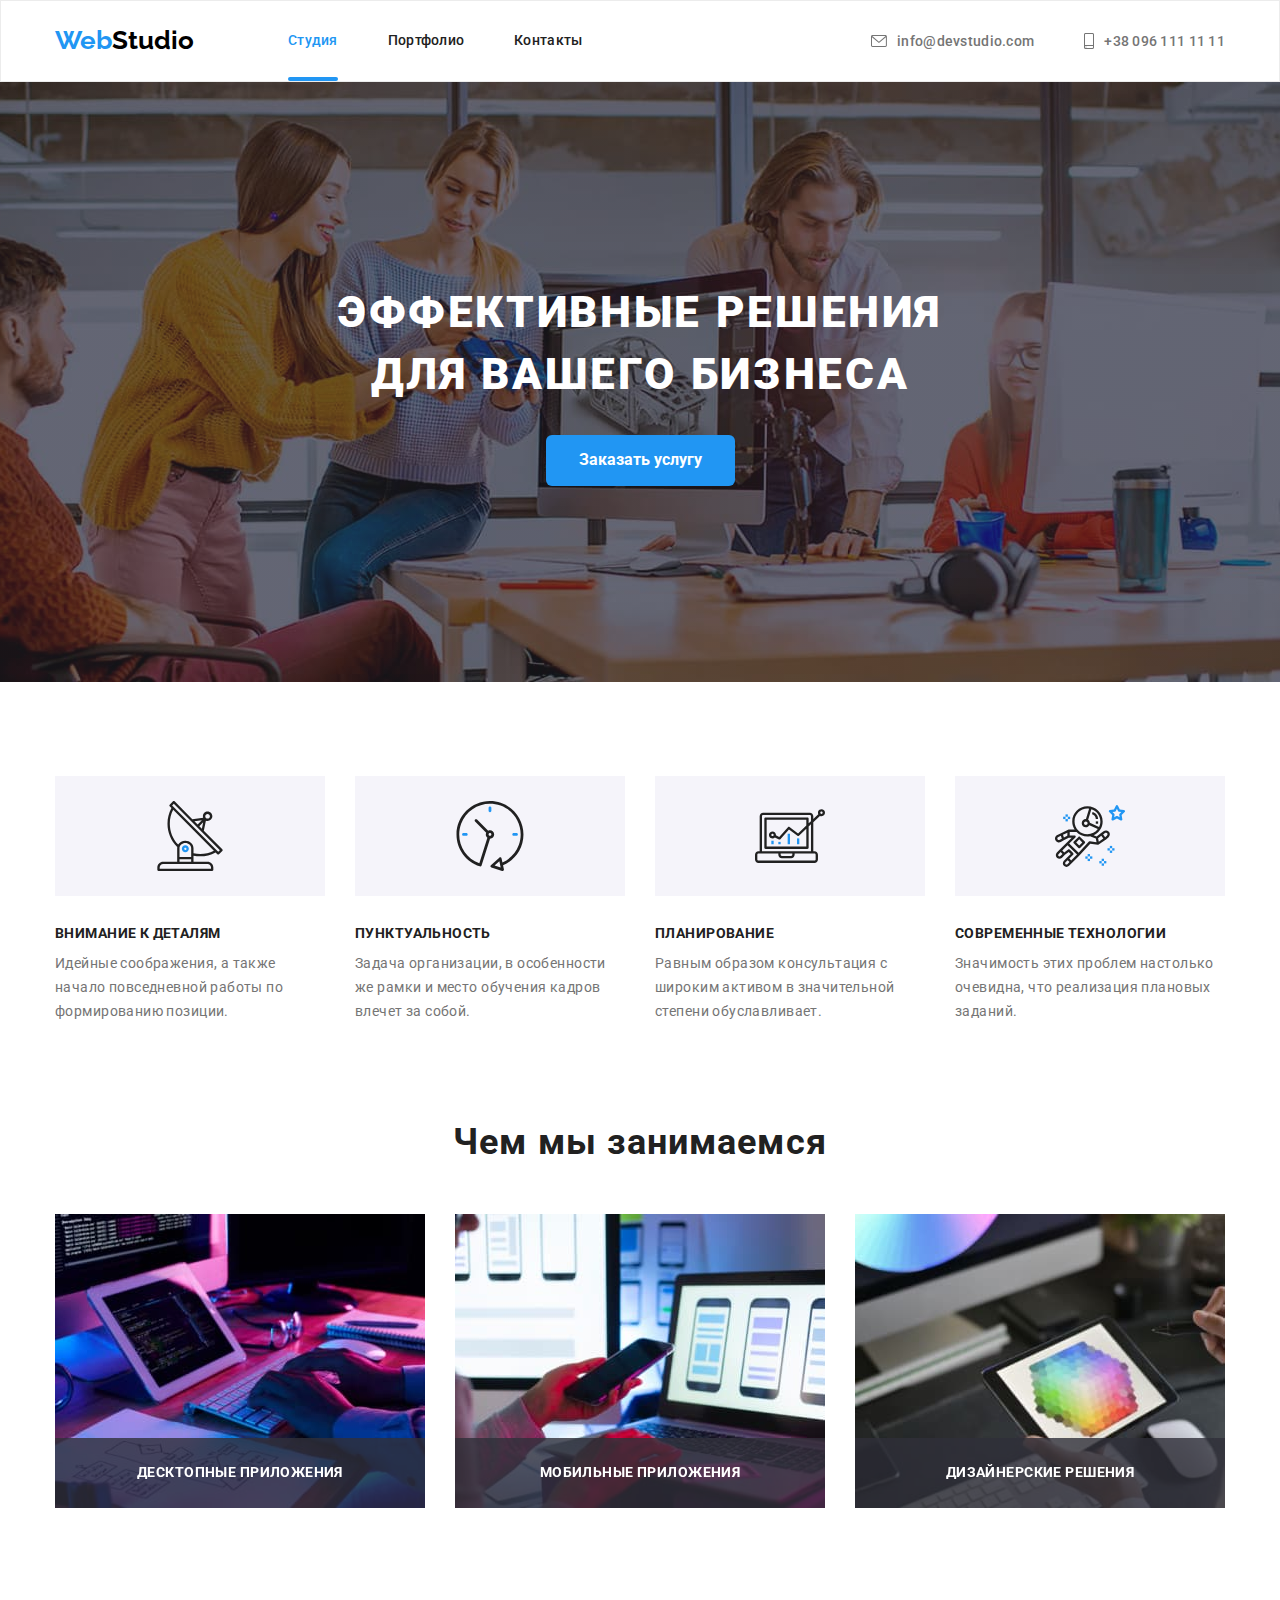
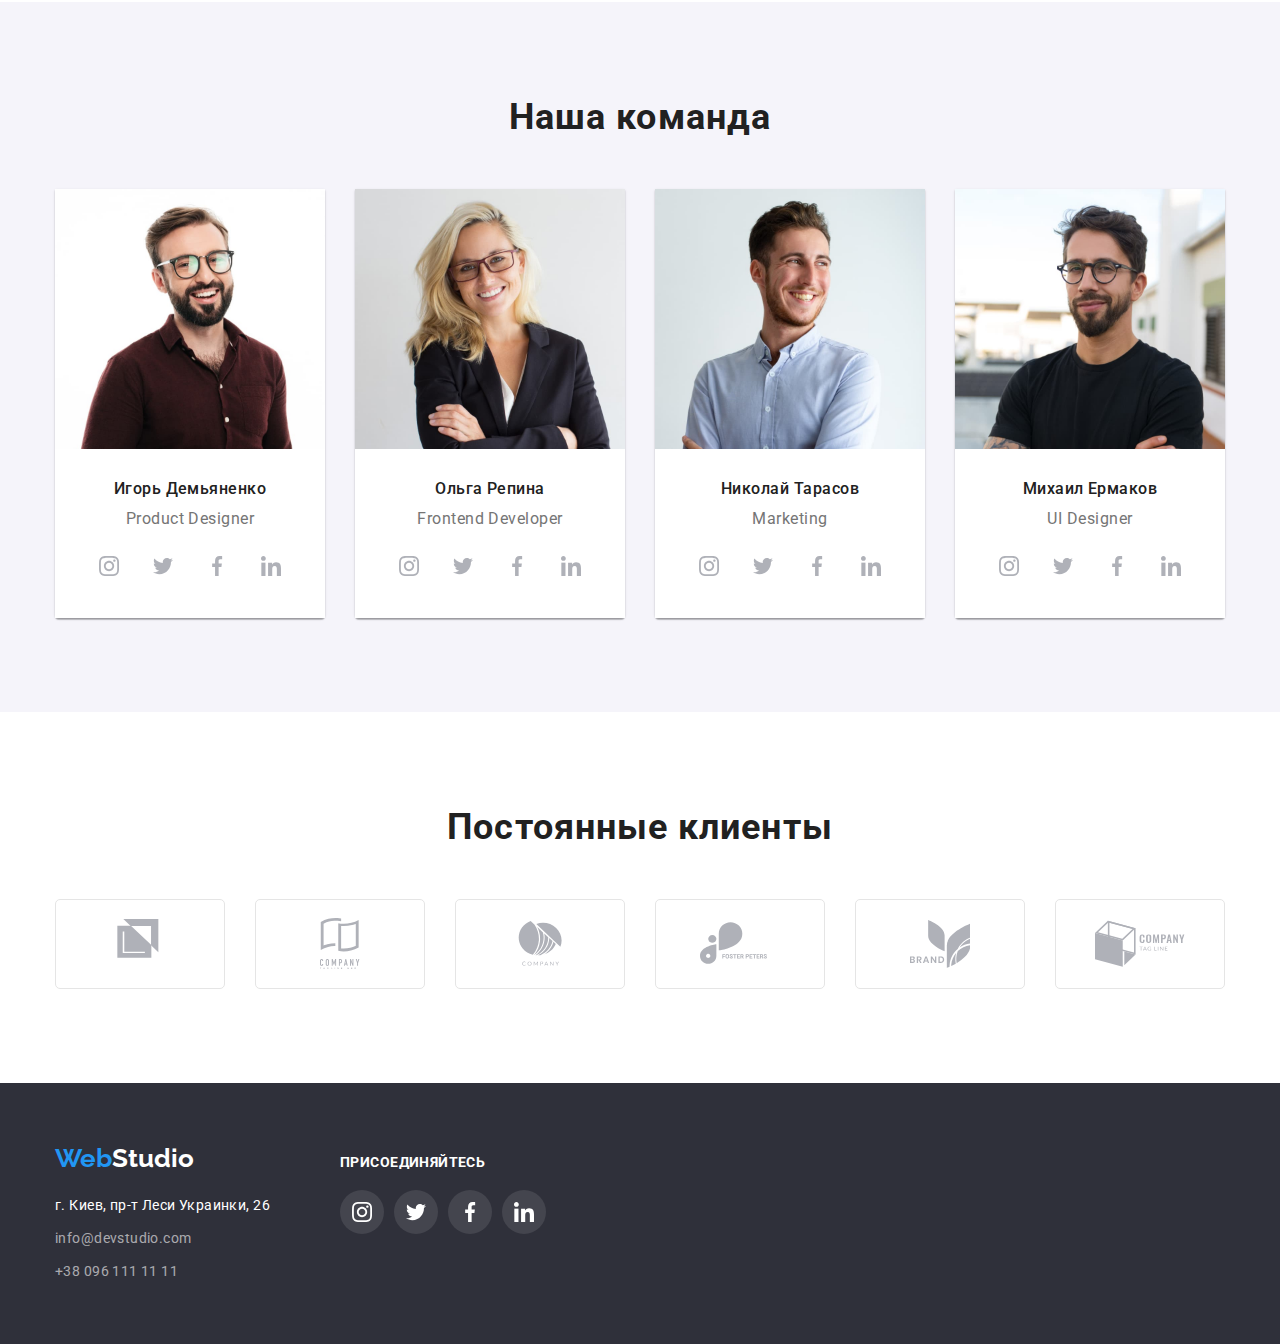
<file: index.html>
<!DOCTYPE html>
<html lang="ru">
<head>
    <meta charset="UTF-8">
    <meta name="viewport" content="width=device-width, initial-scale=1.0">
    <title>Document</title>
    <link href="https://fonts.googleapis.com/css2?family=Raleway:wght@700&family=Roboto:wght@400;500;700&display=swap"
        rel="stylesheet">
        <link rel="stylesheet" href="https://cdnjs.cloudflare.com/ajax/libs/modern-normalize/1.0.0/modern-normalize.min.css">
        <link rel="stylesheet" href="./css/main.css">
</head>
<body>
    <header class="page-header">
       <div class="container header-content">
            <nav class="main-nav">
                <a href="./index.html" class="logo"><span class="logo logo-part">Web</span>Studio</a>
            
                <ul class="site-nav list">
                    <li class="iteam"><a href="" class="link used">Студия</a></li>
                    <li class="iteam"><a href="./portfolio.html" class="link">Портфолио</a></li>
                    <li class="iteam"><a href="" class="link">Контакты</a></li>
                </ul>
            </nav>
            
            <ul class="auth-nav list">
                <li class="iteam">
                    <a href="mailto:info@devstudio.com" class="link">
                        <svg class="auth-nav-icon" width="16" height="12">
                            <use href="./images/sprite.svg#envelope"></use>
                        </svg>
                        info@devstudio.com
                    </a>
                </li>
                <li class="iteam">
                    <a href="tel:+380961111111" class="link">
                        <svg class="auth-nav-icon" width="10" height="16">
                            <use href="./images/sprite.svg#smartphone"></use>
                        </svg>
                        +38 096 111 11 11
                    </a>
                </li>
            </ul>
       </div>
    </header>
    <main>
        <section class="main-section">
            <div class="overlay">
                <h1 class="title">Эффективные решения <br> для вашего бизнеса</h1>
                <button type="button" class="button" data-modal-open>Заказать услугу</button>
            </div>

                <div class="backdrop is-hidden" data-modal>
                    <div class="modal">
                        <button class="close-btn" data-modal-close>
                            <svg width="11" height="11">
                                <use href="./images/sprite.svg#close"></use>
                            </svg>
                        </button>
                    </div>
                </div>
        </section>
        
        <section class="section features-section">
            <div class="container">
                <h2 hidden>Наши преимущества</h2>
            <ul class="features list">
                <li class="iteam">
                    <div class="feature-icon">
                        <svg width="70" height="70">
                            <use href="./images/sprite.svg#antenna"></use>
                        </svg>
                    </div>
                    <h3 class="title">Внимание к деталям</h3>
                    <p class="descr">Идейные соображения, а также начало повседневной работы по формированию позиции.</p>
                </li>
                <li class="iteam">
                    <div class="feature-icon">
                        <svg width="70" height="70">
                            <use href="./images/sprite.svg#clock"></use>
                        </svg>
                    </div>
                    <h3 class="title">Пунктуальность</h3>
                    <p class="descr">Задача организации, в особенности же рамки и место обучения кадров влечет за собой.</p>
                </li>
                <li class="iteam">
                    <div class="feature-icon">
                        <svg width="70" height="70">
                            <use href="./images/sprite.svg#diagram"></use>
                        </svg>
                    </div>
                    <h3 class="title">Планирование</h3>
                    <p class="descr">Равным образом консультация с широким активом в значительной степени обуславливает.</p>
                </li>
                <li class="iteam">
                    <div class="feature-icon">
                        <svg width="70" height="70">
                            <use href="./images/sprite.svg#astronaut"></use>
                        </svg>
                    </div>
                    <h3 class="title">Современные технологии</h3>
                    <p class="descr">Значимость этих проблем настолько очевидна, что реализация плановых заданий.</p>
                </li>
            </ul>
        </div>
        </section>

        <section class="section works-section">
            <div class="container">
                <h2 class="section-title">Чем мы занимаемся</h2>
                <ul class="works list">
                    <li class="iteam">
                        <div class="work-thumb">
                            <img src="./images/works/img-1.jpg" width="370" height="295" alt="Разработчик пишет код">
                            <h3 class="work-descr">Десктопные приложения</h3>
                        </div>
                    </li>
                    <li class="iteam">
                        <div class="work-thumb">
                            <img src="./images/works/img-2.jpg" width="370" height="295" alt="Разработчик пишет мобильный девайс">
                            <h3 class="work-descr">Мобильные приложения</h3>
                        </div>
                    </li>
                    <li class="iteam">
                        <div class="work-thumb">
                            <img src="./images/works/img-3.jpg" width="370" height="295" alt="Разработчик выбирает цвет">
                            <h3 class="work-descr">Дизайнерские решения</h3>
                        </div>
                    </li>
                </ul>
            </div>
        </section>

        <section class="section team-section">
            <div class="container">
                <h2 class="section-title">Наша команда</h2>
                <ul class="team list">
                    <li class="partner">
                        <img class="picture" src="./images/team/img-1.jpg" width="270" height="260" alt="Игорь Демьяненко">
                        <div class="description">
                            <h3 class="title">Игорь Демьяненко</h3>
                            <p class="descr">Product Designer</p>
                            <ul class="social-links list">
                                <li class="iteam">
                                    <a class="social-link link" href="">
                                        <svg class="social-icon" width="20" height="20">
                                            <use href="./images/sprite.svg#instagram"></use>
                                        </svg>
                                    </a>
                                </li>
                                <li class="iteam">
                                    <a class="social-link link" href="">
                                        <svg class="social-icon" width="20" height="20">
                                            <use href="./images/sprite.svg#twitter"></use>
                                        </svg>
                                    </a>
                                </li>
                                <li class="iteam">
                                    <a class="social-link link" href="">
                                        <svg class="social-icon" width="20" height="20">
                                            <use href="./images/sprite.svg#facebook"></use>
                                        </svg>
                                    </a>
                                </li>
                                <li class="iteam">
                                    <a class="social-link link" href="">
                                        <svg class="social-icon" width="20" height="20">
                                            <use href="./images/sprite.svg#linkedin"></use>
                                        </svg>
                                    </a>
                                </li>
                            </ul>
                        </div>
                    </li>
                    <li class="partner">
                        <img class="picture" src="./images/team/img-2.jpg" width="270" height="260" alt="Ольга Репина">
                        <div class="description">
                            <h3 class="title">Ольга Репина</h3>
                            <p class="descr">Frontend Developer</p>
                            <ul class="social-links list">
                                <li class="iteam">
                                    <a class="social-link link" href="">
                                        <svg class="social-icon" width="20" height="20">
                                            <use href="./images/sprite.svg#instagram"></use>
                                        </svg>
                                    </a>
                                </li>
                                <li class="iteam">
                                    <a class="social-link link" href="">
                                        <svg class="social-icon" width="20" height="20">
                                            <use href="./images/sprite.svg#twitter"></use>
                                        </svg>
                                    </a>
                                </li>
                                <li class="iteam">
                                    <a class="social-link link" href="">
                                        <svg class="social-icon" width="20" height="20">
                                            <use href="./images/sprite.svg#facebook"></use>
                                        </svg>
                                    </a>
                                </li>
                                <li class="iteam">
                                    <a class="social-link link" href="">
                                        <svg class="social-icon" width="20" height="20">
                                            <use href="./images/sprite.svg#linkedin"></use>
                                        </svg>
                                    </a>
                                </li>
                            </ul>
                        </div>
                    </li>
                    <li class="partner">
                        <img class="picture" src="./images/team/img-3.jpg" width="270" height="260" alt="Николай Тарасов">
                        <div class="description">
                            <h3 class="title">Николай Тарасов</h3>
                            <p class="descr">Marketing</p>
                            <ul class="social-links list">
                                <li class="iteam">
                                    <a class="social-link link" href="">
                                        <svg class="social-icon" width="20" height="20">
                                            <use href="./images/sprite.svg#instagram"></use>
                                        </svg>
                                    </a>
                                </li>
                                <li class="iteam">
                                    <a class="social-link link" href="">
                                        <svg class="social-icon" width="20" height="20">
                                            <use href="./images/sprite.svg#twitter"></use>
                                        </svg>
                                    </a>
                                </li>
                                <li class="iteam">
                                    <a class="social-link link" href="">
                                        <svg class="social-icon" width="20" height="20">
                                            <use href="./images/sprite.svg#facebook"></use>
                                        </svg>
                                    </a>
                                </li>
                                <li class="iteam">
                                    <a class="social-link link" href="">
                                        <svg class="social-icon" width="20" height="20">
                                            <use href="./images/sprite.svg#linkedin"></use>
                                        </svg>
                                    </a>
                                </li>
                            </ul>
                        </div>
                    </li>
                    <li class="partner">
                        <img class="picture" src="./images/team/img-4.jpg" width="270" height="260" alt="Михаил Ермаков">
                        <div class="description">
                            <h3 class="title">Михаил Ермаков</h3>
                            <p class="descr">UI Designer</p>
                            <ul class="social-links list">
                                <li class="iteam">
                                    <a class="social-link link" href="">
                                        <svg class="social-icon" width="20" height="20">
                                            <use href="./images/sprite.svg#instagram"></use>
                                        </svg>
                                    </a>
                                </li>
                                <li class="iteam">
                                    <a class="social-link link" href="">
                                        <svg class="social-icon" width="20" height="20">
                                            <use href="./images/sprite.svg#twitter"></use>
                                        </svg>
                                    </a>
                                </li>
                                <li class="iteam">
                                    <a class="social-link link" href="">
                                        <svg class="social-icon" width="20" height="20">
                                            <use href="./images/sprite.svg#facebook"></use>
                                        </svg>
                                    </a>
                                </li>
                                <li class="iteam">
                                    <a class="social-link link" href="">
                                        <svg class="social-icon" width="20" height="20">
                                            <use href="./images/sprite.svg#linkedin"></use>
                                        </svg>
                                    </a>
                                </li>
                            </ul>
                        </div>
                    </li>
                </ul>
            </div>
        </section>
        
        <section class="section">
            <div class="container">
                <h2 class="section-title">Постоянные клиенты</h2>
            <ul class="clients list">
                <li class="client">
                    <a class="icon-link link" href="">
                        <svg width="50" height="50">
                            <use href="./images/sprite.svg#client-1"></use>
                        </svg>
                    </a>
                </li>
                <li class="client">
                    <a class="icon-link link" href="">
                        <svg width="40" height="55">
                            <use href="./images/sprite.svg#client-2"></use>
                        </svg>
                    </a>
                </li>
                <li class="client">
                    <a class="icon-link link" href="">
                        <svg width="45" height="45">
                            <use href="./images/sprite.svg#client-3"></use>
                        </svg>
                    </a>
                </li>
                <li class="client">
                    <a class="icon-link link" href="">
                        <svg width="80" height="45">
                            <use href="./images/sprite.svg#client-4"></use>
                        </svg>
                    </a>
                </li>
                <li class="client">
                    <a class="icon-link link" href="">
                        <svg  width="60" height="50">
                            <use href="./images/sprite.svg#client-5"></use>
                        </svg>
                    </a>
                </li>
                <li class="client">
                    <a class="icon-link link" href="">
                        <svg width="90" height="50">
                            <use href="./images/sprite.svg#client-6"></use>
                        </svg>
                    </a>
                </li>
            </ul>
            </div>
        </section>
    </main>

    <footer class="footer">
        <div class="contacts container">
            <div class="inform">
                <a href="./index.html" class="logo secondary"><span class="logo logo-part">Web</span>Studio</a>
            <address>
                <ul class="address list">
                    <li class="iteam">
                        <a href="https://goo.gl/maps/VXBfeSRqwv4xMzhC6" class="link place">г. Киев, пр-т Леси Украинки, 26</a>
                    </li>
                    <li class="iteam">
                        <a href="mailto:info@devstudio.com" class="link">info@devstudio.com</a>
                    </li>
                    <li class="iteam">
                        <a href="tel:+380961111111" class="link">+38 096 111 11 11</a>
                    </li>
                </ul>
            </address>
            </div>
            <div class="join">
                <h3 class="title">Присоединяйтесь</h3>
                <ul class="social-links list">
                    <li class="iteam join-link">
                        <a class="social-link link" href="">
                            <svg class="join-icon" width="20" height="20">
                                <use href="./images/sprite.svg#instagram"></use>
                            </svg>
                        </a>
                    </li>
                    <li class="iteam join-link">
                        <a class="social-link link" href="">
                            <svg class="join-icon" width="20" height="20">
                                <use href="./images/sprite.svg#twitter"></use>
                            </svg>
                        </a>
                    </li>
                    <li class="iteam join-link">
                        <a class="social-link link" href="">
                            <svg class="join-icon" width="20" height="20">
                                <use href="./images/sprite.svg#facebook"></use>
                            </svg>
                        </a>
                    </li>
                    <li class="iteam join-link">
                        <a class="social-link link" href="">
                            <svg class="join-icon" width="20" height="20">
                                <use href="./images/sprite.svg#linkedin"></use>
                            </svg>
                        </a>
                    </li>
                </ul>
            </div>
        </div>
    </footer>

    <script src="./js/modal.js"></script>
</body>
</html>
</file>
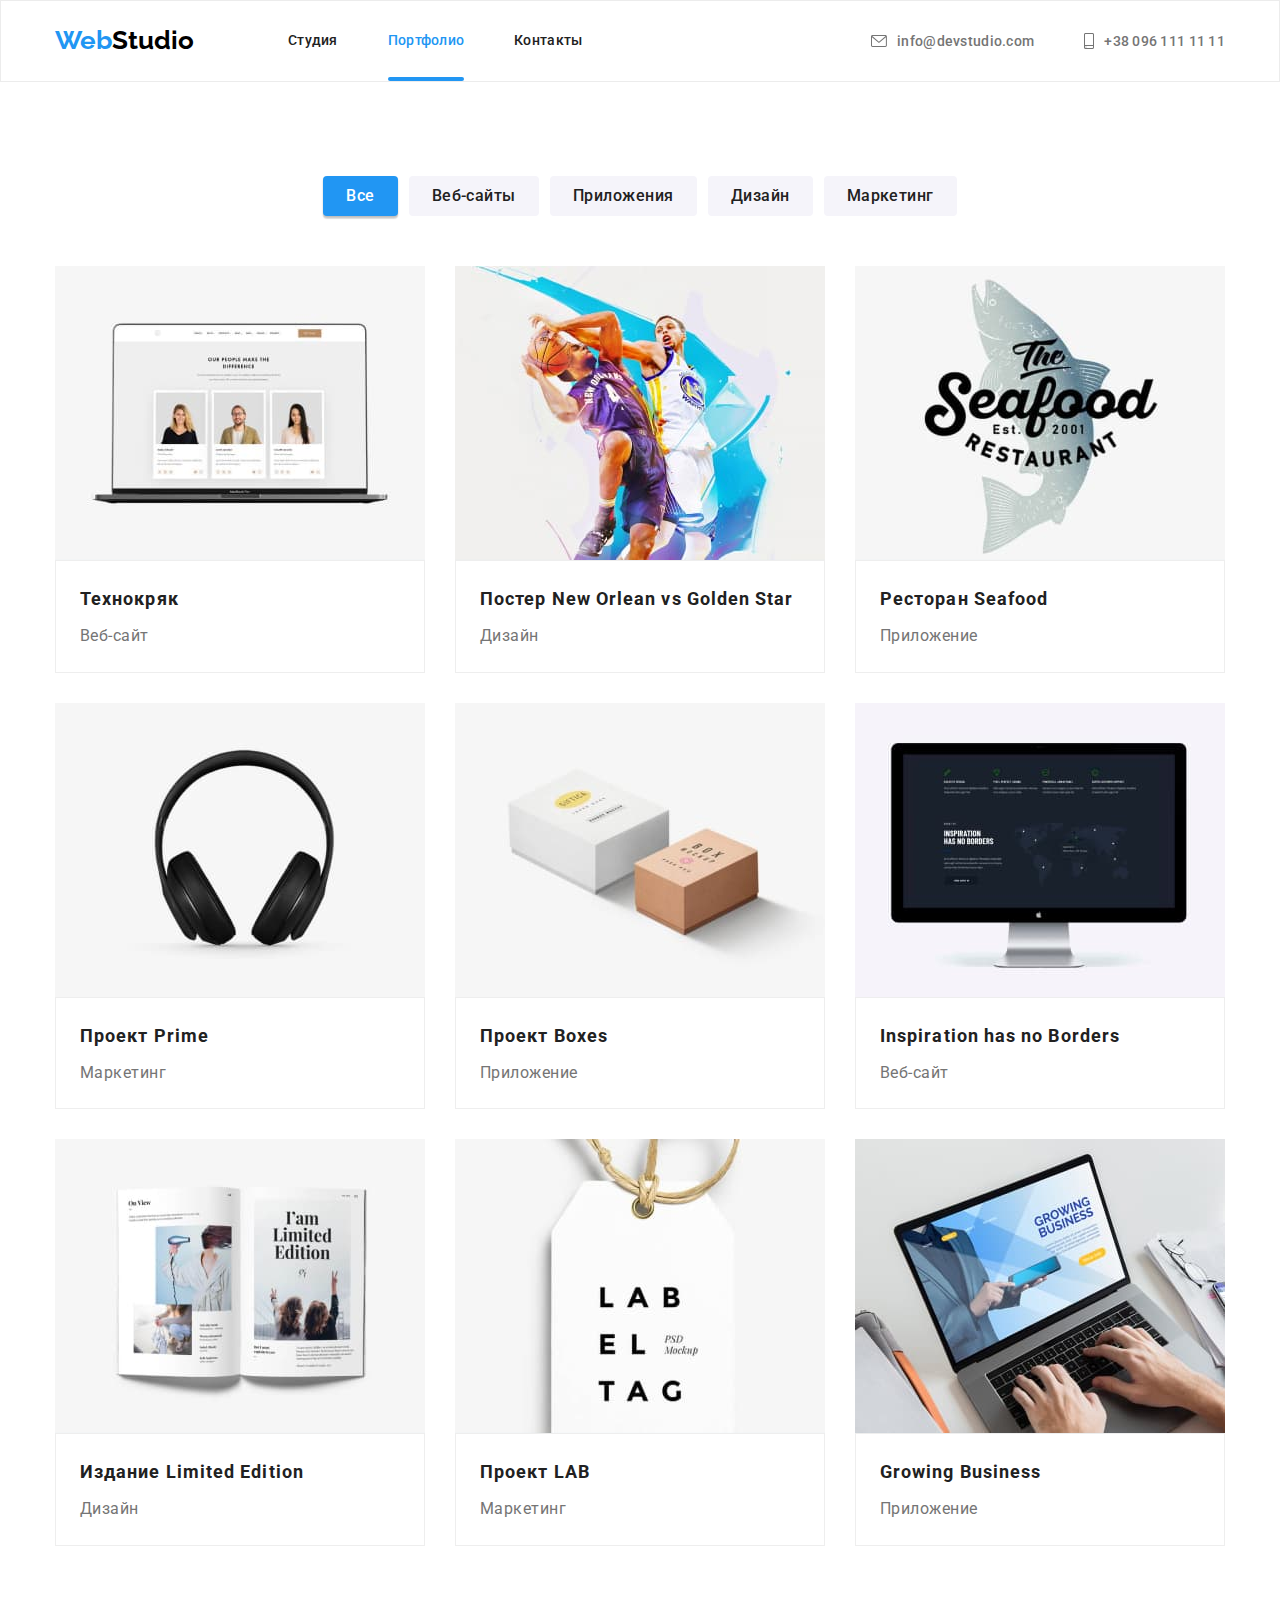
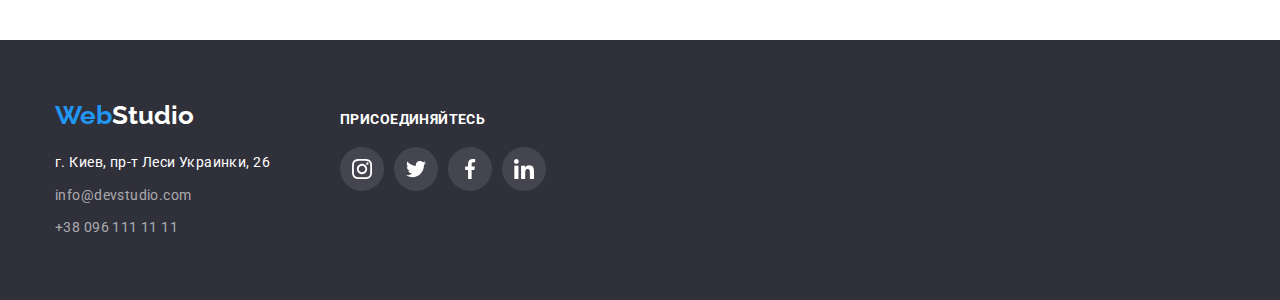
<file: portfolio.html>
<!DOCTYPE html>
<html lang="en">
<head>
    <meta charset="UTF-8">
    <meta name="viewport" content="width=device-width, initial-scale=1.0">
    <title>portfolio</title>
    <link href="https://fonts.googleapis.com/css2?family=Raleway:wght@700&family=Roboto:wght@400;500;700&display=swap"
        rel="stylesheet">
        <link rel="stylesheet" href="https://cdnjs.cloudflare.com/ajax/libs/modern-normalize/1.0.0/modern-normalize.min.css">
    <link rel="stylesheet" href="./css/main.css">
</head>
<body>
<header class="page-header">
    <div class="container header-content">
        <nav class="main-nav">
            <a href="./index.html" class="logo"><span class="logo logo-part">Web</span>Studio</a>

            <ul class="site-nav list">
                <li class="iteam"><a href="./index.html" class="link">Студия</a></li>
                <li class="iteam"><a href="" class="link used">Портфолио</a></li>
                <li class="iteam"><a href="" class="link">Контакты</a></li>
            </ul>
        </nav>

        <ul class="auth-nav list">
            <li class="iteam">
                <a href="mailto:info@devstudio.com" class="link">
                    <svg class="auth-nav-icon" width="16" height="12">
                        <use href="./images/sprite.svg#envelope"></use>
                    </svg>
                    info@devstudio.com
                </a>
            </li>
            <li class="iteam">
                <a href="tel:+380961111111" class="link">
                    <svg class="auth-nav-icon" width="10" height="16">
                        <use href="./images/sprite.svg#smartphone"></use>
                    </svg>
                    +38 096 111 11 11
                </a>
            </li>
        </ul>
    </div>
</header>

    <main>
       <section class="gallery-section">
           <div class="container">
            <h1 hidden>Наши работы</h1>
            <div class="filter">
                <button type="button" class="btn used">Все</button> 
                <button type="button" class="btn">Веб-сайты</button>
                <button type="button" class="btn">Приложения</button>
                <button type="button" class="btn">Дизайн</button>
                <button type="button" class="btn">Маркетинг</button>
            </div>
            <ul class="gallery list">
                <li class="card">
                    <a href="" class="link">
                        <div class="card-thumb">
                          <img src="./images/portfolio/img-1.jpg" width="370" height="294" alt="Сайт">
                          <div class="card-overlay">
                              <p class="thumb-descr">
                                Технокряк это современная площадка распространения коронавируса. 
                                Компании используют эту платформу для цифрового шпионажа и атак на 
                                защищённые сервера конкурентов.
                             </p>
                        </div>
                        </div>
                        
                        <div class="card-descr">
                            <h2 class="title">Технокряк</h2>
                            <p class="descr">Веб-сайт</p>
                        </div>
                    </a>
                </li>
                <li class="card">
                    <a href="" class="link">
                        <div class="card-thumb">
                            <img src="./images/portfolio/img-2.jpg" width="370" height="294" alt="Баскетболисты">
                            <div class="card-overlay">
                                <p class="thumb-descr">
                                    Технокряк это современная площадка распространения коронавируса. 
                                    Компании используют эту платформу для цифрового шпионажа и атак на 
                                    защищённые сервера конкурентов.
                                </p>
                            </div>
                        </div>

                        <div class="card-descr">
                            <h2 class="title">Постер New Orlean vs Golden Star</h2>
                            <p class="descr">Дизайн</p>
                        </div>
                    </a>
                </li>
                <li class="card">
                    <a href="" class="link">
                        <div class="card-thumb">
                            <img src="./images/portfolio/img-3.jpg" width="370" height="294" alt="Логотип ресторана Seafood">
                            <div class="card-overlay">
                                <p class="thumb-descr">
                                    Технокряк это современная площадка распространения коронавируса. 
                                    Компании используют эту платформу для цифрового шпионажа и атак на 
                                    защищённые сервера конкурентов.
                                </p>
                            </div>
                        </div>
                        
                        <div class="card-descr">
                            <h2 class="title">Ресторан Seafood</h2>
                            <p class="descr">Приложение</p>
                        </div>
                    </a>
                </li>
                <li class="card">
                    <a href="" class="link">
                        <div class="card-thumb">
                            <img src="./images/portfolio/img-4.jpg" width="370" height="294" alt="Наушники">
                            <div class="card-overlay">
                                <p class="thumb-descr">
                                    Технокряк это современная площадка распространения коронавируса. 
                                    Компании используют эту платформу для цифрового шпионажа и атак на 
                                    защищённые сервера конкурентов.
                                </p>
                            </div>
                        </div>
                       
                        <div class="card-descr">
                            <h2 class="title">Проект Prime</h2>
                            <p class="descr">Маркетинг</p>
                        </div>
                    </a>
                </li>
                <li class="card">
                    <a href="" class="link">
                        <div class="card-thumb">
                            <img src="./images/portfolio/img-5.jpg" width="370" height="294" alt="Коробки">
                            <div class="card-overlay">
                                <p class="thumb-descr">
                                    Технокряк это современная площадка распространения коронавируса. 
                                    Компании используют эту платформу для цифрового шпионажа и атак на 
                                    защищённые сервера конкурентов.
                                </p>
                            </div>
                        </div>
                        
                        <div class="card-descr">
                            <h2 class="title">Проект Boxes</h2>
                            <p class="descr">Приложение</p>
                        </div>
                    </a>
                </li>
                <li class="card">
                    <a href="" class="link">
                        <div class="card-thumb">
                            <img src="./images/portfolio/img-6.jpg" width="370" height="294" alt="Сайт">
                            <div class="card-overlay">
                                <p class="thumb-descr">
                                    Технокряк это современная площадка распространения коронавируса. 
                                    Компании используют эту платформу для цифрового шпионажа и атак на 
                                    защищённые сервера конкурентов.
                                </p>
                            </div>
                        </div>
                       
                        <div class="card-descr">
                            <h2 class="title">Inspiration has no Borders</h2>
                            <p class="descr">Веб-сайт</p>
                        </div>
                    </a>
                </li>
                <li class="card">
                    <a href="" class="link">
                        <div class="card-thumb">
                            <img src="./images/portfolio/img-7.jpg" width="370" height="294" alt="Издание журнала">
                            <div class="card-overlay">
                                <p class="thumb-descr">
                                    Технокряк это современная площадка распространения коронавируса. 
                                    Компании используют эту платформу для цифрового шпионажа и атак на 
                                    защищённые сервера конкурентов.
                                </p>
                            </div>
                        </div>
                       
                        <div class="card-descr">
                            <h2 class="title">Издание Limited Edition</h2>
                            <p class="descr">Дизайн</p>
                        </div>
                    </a>
                </li>
                <li class="card">
                    <a href="" class="link">
                        <div class="card-thumb">
                            <img src="./images/portfolio/img-8.jpg" width="370" height="294" alt="Бирка компании LAB">
                            <div class="card-overlay">
                                <p class="thumb-descr">
                                    Технокряк это современная площадка распространения коронавируса. 
                                    Компании используют эту платформу для цифрового шпионажа и атак на 
                                    защищённые сервера конкурентов.
                                </p>
                            </div>
                        </div>
                        
                        <div class="card-descr">
                            <h2 class="title">Проект LAB</h2>
                            <p class="descr">Маркетинг</p>
                        </div>
                    </a>
                </li>
                <li class="card">
                    <a href="" class="link">
                        <div class="card-thumb">
                            <img src="./images/portfolio/img-9.jpg" width="370" height="294" alt="Приложение">
                            <div class="card-overlay">
                                <p class="thumb-descr">
                                    Технокряк это современная площадка распространения коронавируса. 
                                    Компании используют эту платформу для цифрового шпионажа и атак на 
                                    защищённые сервера конкурентов.
                                </p>
                            </div>
                        </div>
                       
                        <div class="card-descr">
                            <h2 class="title">Growing Business</h2>
                            <p class="descr">Приложение</p>
                        </div>
                    </a>
                </li>
            </ul>
           </div>
</section>
    </main>

    <footer class="footer">
        <div class="contacts container">
            <div class="inform">
                <a href="./index.html" class="logo secondary"><span class="logo logo-part">Web</span>Studio</a>
            <address>
                <ul class="address list">
                    <li class="iteam">
                        <a href="https://goo.gl/maps/VXBfeSRqwv4xMzhC6" class="link place">г. Киев, пр-т Леси Украинки, 26</a>
                    </li>
                    <li class="iteam">
                        <a href="mailto:info@devstudio.com" class="link">info@devstudio.com</a>
                    </li>
                    <li class="iteam">
                        <a href="tel:+380961111111" class="link">+38 096 111 11 11</a>
                    </li>
                </ul>
            </address>
            </div>
            <div class="join">
                <h3 class="title">Присоединяйтесь</h3>
                <ul class="social-links list">
                    <li class="iteam join-link">
                        <a class="social-link link" href="">
                            <svg class="join-icon" width="20" height="20">
                                <use href="./images/sprite.svg#instagram"></use>
                            </svg>
                        </a>
                    </li>
                    <li class="iteam join-link">
                        <a class="social-link link" href="">
                            <svg class="join-icon" width="20" height="20">
                                <use href="./images/sprite.svg#twitter"></use>
                            </svg>
                        </a>
                    </li>
                    <li class="iteam join-link">
                        <a class="social-link link" href="">
                            <svg class="join-icon" width="20" height="20">
                                <use href="./images/sprite.svg#facebook"></use>
                            </svg>
                        </a>
                    </li>
                    <li class="iteam join-link">
                        <a class="social-link link" href="">
                            <svg class="join-icon" width="20" height="20">
                                <use href="./images/sprite.svg#linkedin"></use>
                            </svg>
                        </a>
                    </li>
                </ul>
            </div>
        </div>
    </footer>
    
</body>
</html>
</file>
<file: css/main.css>
:root {
  /* Текст */
  --primary-text-color: #212121;
  --description-color: #757575;
  --accent-color: #2196f3;
  --white-color: #ffffff;
  --timing: cubic-bezier(0.4, 0, 0.2, 1)
}

body {
  font-family: Roboto, sans-serif;
  background-color: var(--white-color);
}

/* Утилиты */

img {
  display: block;
  max-width: 100%;
  height: auto;
  margin: 0;
}

.list {
  list-style: none;
  margin: 0;
  padding: 0;
}

.link {
  text-decoration: none;
}

.section-title {
  margin-top: 0;
  margin-bottom: 50px;
  color: var(--primary-text-color);
  font-weight: bold;
  font-size: 36px;
  letter-spacing: 0.03em;
  line-height: 1.2;
  text-align: center;
}

.section {
  padding-top: 94px;
  padding-bottom: 94px;
}

.container {
  margin: 0 auto;
  width: 1200px;
  padding: 0 15px;
}

/* Logo */

.logo {
  padding-top: 25px;
  padding-bottom: 25px;
  color: #000000;
  font-family: Raleway, cursive;
  font-weight: bold;
  font-size: 26px;
  line-height: 1.2;
  text-decoration: none;
}

.logo-part {
  color: var(--accent-color);
}

/* Header */

.page-header {
  border: 1px solid #ececec;
}

.main-nav {
  display: flex;
}

.header-content {
  display: flex;
  align-items: center;
  height: 80px;
}

/* Site nav, Auth nav  */

.site-nav {
  display: flex;
  margin-left: 94px;
}

.auth-nav {
  display: flex;
  margin-left: auto;
}


.site-nav .iteam + .iteam {
  margin-left: 50px;
}

.auth-nav .iteam + .iteam {
  margin-left: 50px;
}

.site-nav .link,
.auth-nav .link {
  display: block;
  padding-top: 32px;
  padding-bottom: 32px;
  color: var(--primary-text-color);
  font-weight: 500;
  font-size: 14px;
  letter-spacing: 0.02em;
  line-height: 1.2;
  transition: color 250ms var(--timing), fill 250ms var(--timing);
}

.site-nav .link:hover,
.site-nav .link:focus,
.auth-nav .link:hover,
.auth-nav .link:focus {
  color: var(--accent-color);
  fill: var(--accent-color);
}

.auth-nav .link {
  display: inline-flex;
  color: var(--description-color);
  fill: #757575;
  align-items: center;
}

.auth-nav-icon {
  margin-right: 10px;
}

.link.used{
  color: var(--accent-color);
  position: relative;
}

.link.used::after {
  position: absolute;
  display: block;
  content: '';
  bottom: 0;
  width: 100%;
  height: 4px;
  background-color: var(--accent-color);
  border-radius: 2px;
}

/* Overlay */

.overlay {
  height: 600px;
  max-width: 1600px;
  margin-right: auto;
  margin-left: auto;
  background-image: linear-gradient(
      to right,
      rgba(47, 48, 58, 0.4),
      rgba(47, 48, 58, 0.4)
    ),
    url(../images/overlay.jpg);
  background-position: center;
  background-size: cover;
}

/* Main section */

.main-section {
  text-align: center;
}

.main-section .title {
  margin-top: 0;
  margin-bottom: 30px;
  padding-top: 200px;
  text-align: center;
  color: var(--white-color);
  font-weight: 900;
  font-size: 44px;
  line-height: 1.4;
  letter-spacing: 0.06em;
  text-transform: uppercase;
}

.button {
  display: inline-block;
  padding: 10px 32px;
  border: 1px solid transparent;
  border-radius: 6px;
  color: var(--white-color);
  background-color: var(--accent-color);
  cursor: pointer;
  font-weight: bold;
  font-size: 16px;
  line-height: 1.8;
}

/* Backdrop */

.backdrop {
  position: fixed;
  top: 0;
  left: 0;
  width: 100%;
  height: 100%;
  background: rgba(0, 0, 0, 0.2);
  transition: opacity 250ms var(--timing);
}

.backdrop.is-hidden {
  opacity: 0;
  pointer-events: none;
}

.backdrop.is-hidden .modal {
  transform: translate(-50%, -50%) scale(0.9);
}

.modal {
  position: absolute;
  top: 50%;
  left: 50%;
  min-width: 530px;
  min-height: 580px;
  background: var(--white-color);;
  transform: translate(-50%, -50%) scale(1);
  transition: transform 250ms var(--timing);
}

.close-btn {
  display: inline-flex;
  justify-content: center;
  align-items: center;
  height: 30px;
  width: 30px;
  fill: #000000;
  background-color: var(--white-color);
  border: 1px solid rgba(0, 0, 0, 0.1);
  border-radius: 50%;
}

/* Features */

.features .title {
  margin-top: 0;
  margin-bottom: 10px;
  color: var(--primary-text-color);
  font-weight: bold;
  font-size: 14px;
  line-height: 1.14;
  letter-spacing: 0.03em;
  text-transform: uppercase;
}

.features .descr {
  margin: 0;
  color: var(--description-color);
  font-size: 14px;
  line-height: 1.7;
  letter-spacing: 0.03em;
}

.features .iteam  {
  width: 270px;
  height: 251px;
}

.feature-icon {
  display: flex;
  justify-content: center;
  align-items: center;
  height: 120px;
  width: 100%;
  margin-bottom: 30px;
  background-color: #f5f4fa;
}

.features {
  display: flex;
}

.features .iteam + .iteam {
  margin-left: 30px;
}

/* Works */

.works-section {
  padding-top: 0;
}

.works {
  display: flex;
}

.works .iteam {
  margin-right: 30px;
}

.works .iteam:last-child {
  margin-right: 0;
}

.work-thumb {
  position: relative;
}

.work-descr {
  position: absolute;
  margin: 0;
  bottom: 0;
  padding: 27px 0;
  text-align: center;
  height: 70px;
  width: 100%;
  font-weight: bold;
  font-size: 14px;
  line-height: 1.1;
  letter-spacing: 0.03em;
  text-transform: uppercase;
  color: var(--white-color);
  background-color: rgba(47, 48, 58, 0.8);
}

/* Team */

.team-section {
  background-color: #f5f4fa;
}

.team {
  display: flex;
}

.partner {
  width: 270px;
  margin-right: 30px;
  box-shadow: 0px 1px 3px rgba(0, 0, 0, 0.12), 0px 1px 1px rgba(0, 0, 0, 0.14),
    0px 2px 1px rgba(0, 0, 0, 0.2);
  border-radius: 0px 0px 4px 4px;
}

.partner:last-child {
  margin-right: 0;
}

.team .title {
  margin-top: 0;
  margin-bottom: 10px;
  color: var(--primary-text-color);
  font-weight: 500;
  font-size: 16px;
  line-height: 1.2;
  letter-spacing: 0.03em;
}

.team .descr {
  margin: 0;
  color: var(--description-color);
  font-size: 16px;
  line-height: 1.2;
  letter-spacing: 0.03em;
}

.description {
  background-color: var(--white-color);
  padding: 30px 32px;
  text-align: center;
}

.social-links {
  margin-top: 16px;
  display: flex;
}

.social-links .iteam {
  margin-right: 10px;
  width: 44px;
  height: 44px;
}

.social-links .iteam:last-child {
  margin-right: 0;
}

.social-link {
  width: 100%;
  height: 100%;
  display: flex;
  justify-content: center;
  align-items: center;
  fill: #afb1b8;
  border-radius: 50%;
  transition: background-color 250ms var(--timing), fill 250ms var(--timing) ;
}

.social-link:hover,
.social-link:focus {
  background-color: var(--accent-color);
  fill: var(--white-color);
}

/* Gallery */

.gallery-section {
  padding-top: 94px;
  padding-bottom: 94px;
}

.filter {
  text-align: center;
  margin-bottom: 50px;
}

.btn {
  display: inline-block;
  margin-right: 7px;
  padding: 10px 22px;
  border: 1px solid transparent;
  border-radius: 4px;
  color: var(--primary-text-color);
  background-color: #f5f4fa;
  font-weight: 500;
  font-size: 16px;
  letter-spacing: 0.03em;
  cursor: pointer;
  transition: box-shadow 250ms var(--timing), background-color 250ms var(--timing);
}

.btn:hover, 
.btn:focus {
  box-shadow: 0px 3px 1px rgba(0, 0, 0, 0.1), 
  0px 1px 2px rgba(0, 0, 0, 0.08), 
  0px 2px 2px rgba(0, 0, 0, 0.12);
  color: var(--white-color);
  background-color: var(--accent-color);
}

.btn:last-child {
  margin-right: 0;
}

.btn.used {
  color: var(--white-color);
  background-color: var(--accent-color);
  box-shadow: 0px 3px 1px rgba(0, 0, 0, 0.1), 
  0px 1px 2px rgba(0, 0, 0, 0.08), 
  0px 2px 2px rgba(0, 0, 0, 0.12);
}

.gallery {
  display: flex;
  flex-wrap: wrap;
  margin-right: -30px;
  margin-bottom: -30px;
}

.card {
  flex-basis: calc(100% / 3 - 30px);
  margin-right: 30px;
  margin-bottom: 30px;
  transition: box-shadow 250ms var(--timing);
}

.card:hover,
.card:focus {
  box-shadow: 0px 1px 1px rgba(0, 0, 0, 0.12), 0px 4px 4px rgba(0, 0, 0, 0.06),
    1px 4px 6px rgba(0, 0, 0, 0.16);
}

.card-descr {
  padding: 20px 24px;
  border: 1px solid #eeeeee;
}

.card-descr .title {
  margin-top: 0;
  margin-bottom: 4px;
  color: var(--primary-text-color);
  font-weight: bold;
  font-size: 18px;
  line-height: 2;
  letter-spacing: 0.06em;
}

.card-descr .descr {
  margin: 0;
  color: var(--description-color);
  font-size: 16px;
  line-height: 1.9;
  letter-spacing: 0.03em;
}

.card-thumb {
  position: relative;
  overflow: hidden;
}

.card-overlay {
  position: absolute;
  top: 0;
  left: 0;
  width: 100%;
  height: 100%;
  background-color: rgba(33, 150, 243, 0.9);
  transform: translateY(100%);
  transition: transform 250ms var(--timing);
}

.card:hover .card-overlay {
  transform: translateY(0);
}

.thumb-descr {
  position: absolute;
  margin: 0;
  padding: 63px 24px;
  font-size: 18px;
  line-height: 1.5;
  letter-spacing: 0.03em;
  color: var(--white-color);
}

/* Clients */

.clients {
  display: flex;
}

.client {
  margin-right: 30px;
  width: 170px;
  height: 90px;
}

.client:last-child {
  margin-right: 0;
}

.icon-link {
  width: 100%;
  height: 100%;
  display: flex;
  justify-content: center;
  align-items: center;
  border: 1px solid #e5e5e5;
  border-radius: 5px;
  fill: #afb1b8;
  transition: border 250ms var(--timing), fill 250ms var(--timing);
}

.icon-link:hover,
.icon-link:focus {
  border: 1px solid var(--accent-color);
  fill: var(--accent-color);

}

/* Footer */

.footer {
  background-color: #2f303a;
  padding-top: 60px;
  padding-bottom: 60px;
}

.logo.secondary {
  display: inline-block;
  padding: 0;
  margin-bottom: 20px;
  color: var(--white-color);
}

.address .link {
  color: rgba(255, 255, 255, 0.6);
  font-style: normal;
  font-size: 14px;
  line-height: 1.7;
  letter-spacing: 0.03em;
  transition: color 250ms var(--timing);
}

.address .link:hover,
.address .link:focus {
  color: var(--white-color);
}

.link.place {
  color: var(--white-color);
}

.address .iteam + .iteam {
  margin-top: 9px;
}

.contacts {
  display: flex;
  align-items: baseline;
}

.inform {
  margin-right: 70px;
}

.join .title {
  margin-top: 0;
  margin-bottom: 20px;
  font-weight: bold;
  font-size: 14px;
  line-height: 1.1;
  letter-spacing: 0.03em;
  text-transform: uppercase;
  color: var(--white-color);
}

.join-link {
  border-radius: 50%;
  background: rgba(255, 255, 255, 0.1);
}

.join-icon {
  fill: var(--white-color);
  transition: background-color 250ms var(--timing);
}

.join-link:hover,
.join-link:focus {
  background-color: var(--accent-color);
}
</file>
